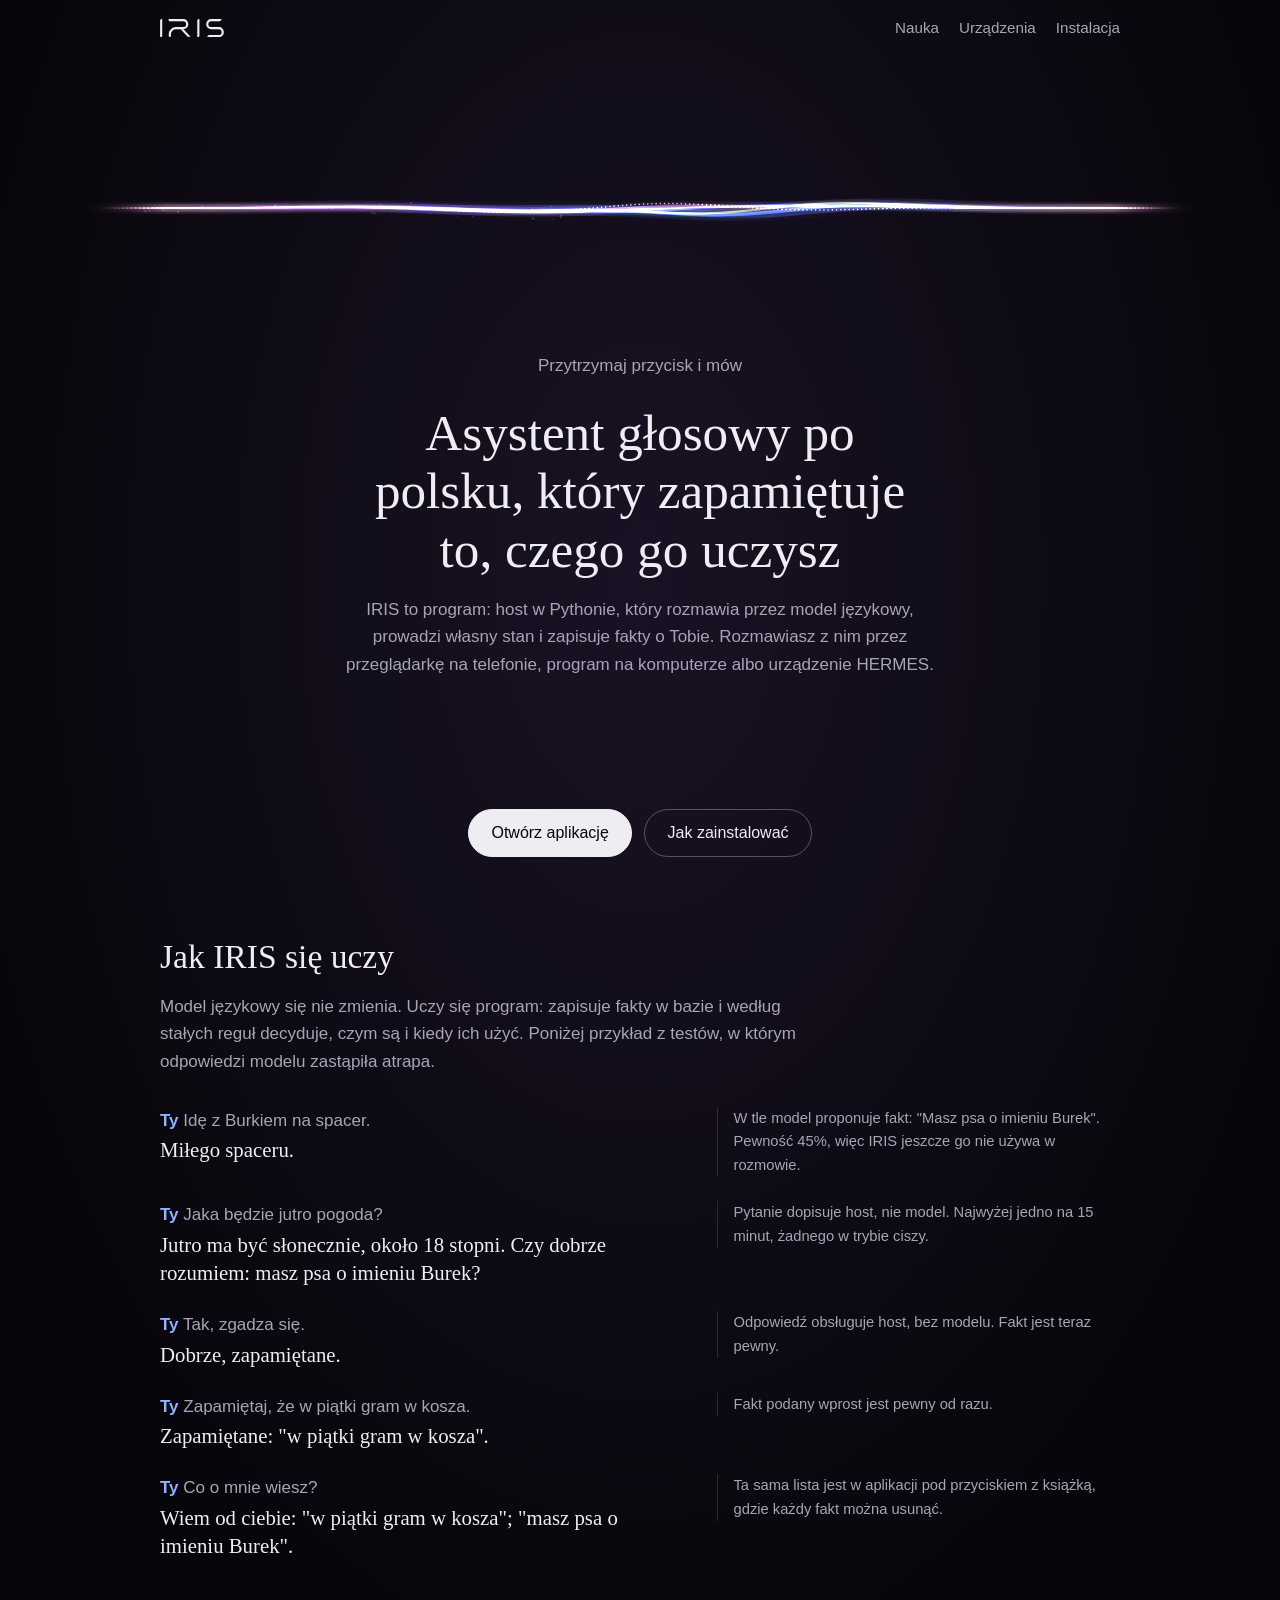
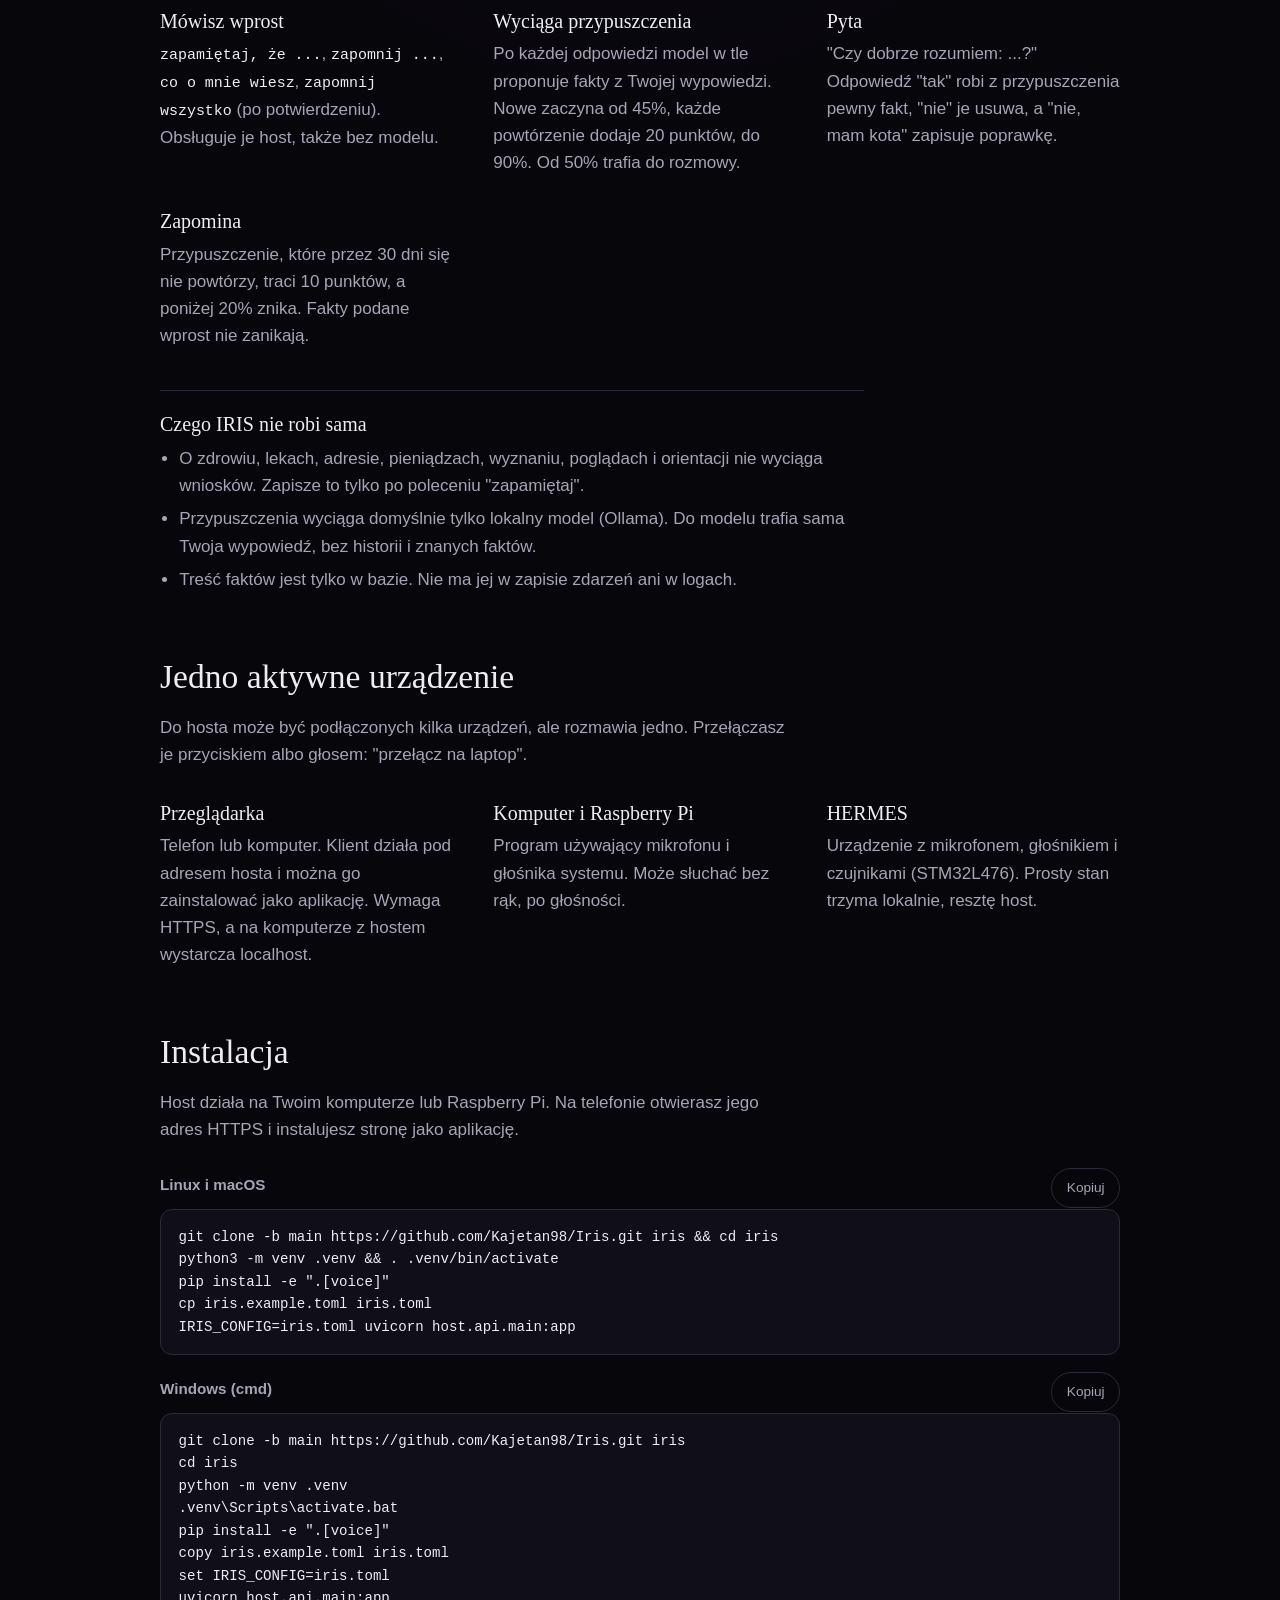
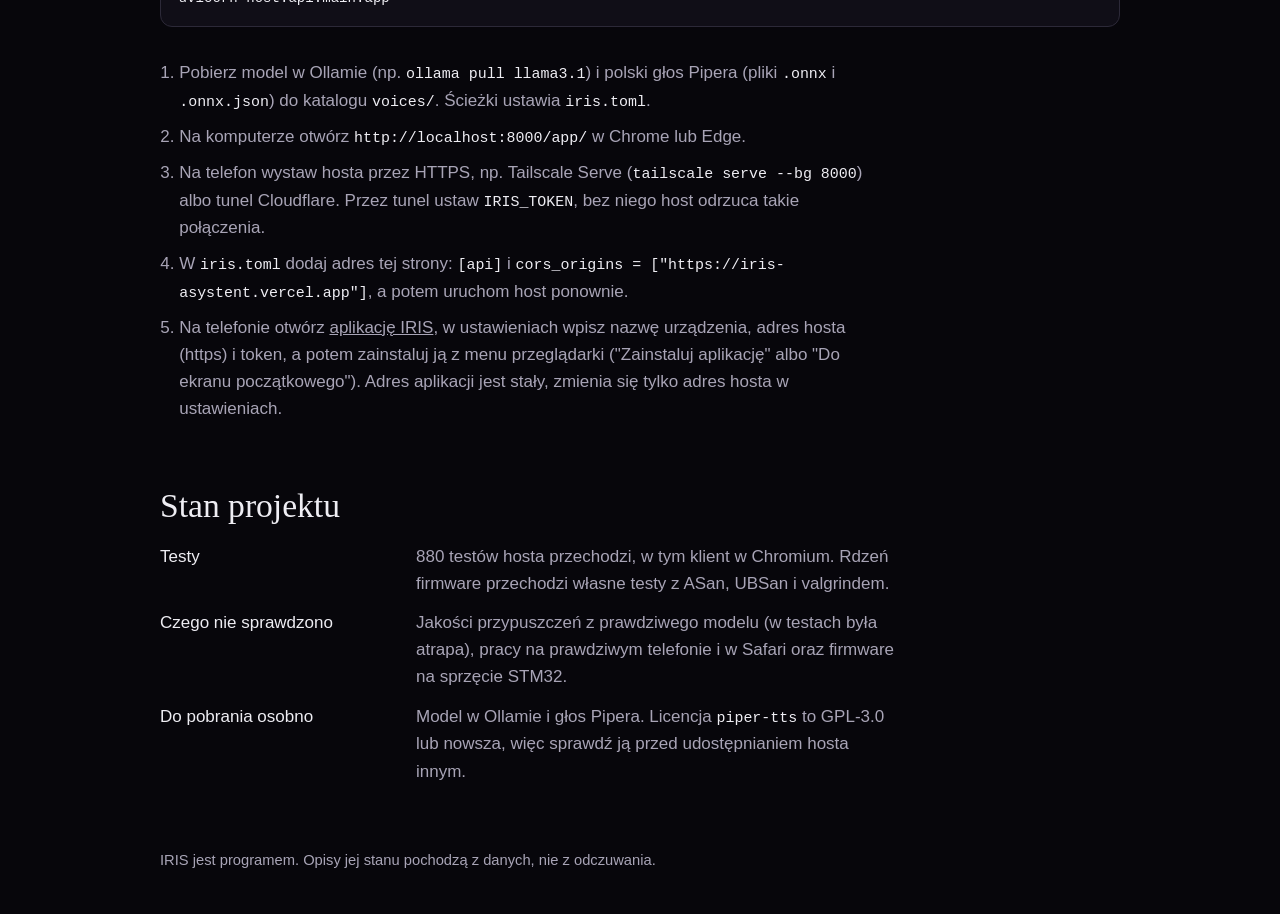
<file: docs/site/index.html>
<!doctype html>
<html lang="pl">
<head>
<meta charset="utf-8">
<meta name="viewport" content="width=device-width, initial-scale=1, viewport-fit=cover">
<meta name="theme-color" content="#07060b">
<meta name="description" content="IRIS: asystent głosowy po polsku, który zapamiętuje fakty o użytkowniku. Host w Pythonie, klient w przeglądarce, uczenie się z rozmów.">
<link rel="icon" href="data:image/svg+xml,%3Csvg xmlns='http://www.w3.org/2000/svg' viewBox='0 0 64 64'%3E%3Crect width='64' height='64' rx='14' fill='%2307060b'/%3E%3Cpath d='M6 32c10 0 12-16 20-16s8 32 16 32 6-16 16-16' fill='none' stroke='%238fb3ff' stroke-width='4' stroke-linecap='round'/%3E%3C/svg%3E">
<title>IRIS</title>
<style>
/* Układ: jedna kolumna czytania pod falą na całą szerokość; przykładowa rozmowa z adnotacjami z boku. */
:root {
  --bg: #07060b;
  --haze: #1a1224;
  --surface: #100e17;
  --ink: #eeedf3;
  --ink-2: #a8a4b6;
  --line: #2c2938;
  --you: #8fb3ff;
  --focus: #9db8ff;
  --voice: linear-gradient(100deg, #2f62e6, #6a45dc 55%, #a8408a);
  --speech: "Iowan Old Style", "Palatino Linotype", Palatino, "Book Antiqua", Georgia, serif;
  --ui: "Avenir Next", "Segoe UI", Roboto, "Helvetica Neue", Arial, sans-serif;
  --mono: ui-monospace, "SF Mono", Menlo, Consolas, monospace;
  --gutter-l: max(16px, env(safe-area-inset-left, 0px));
  --gutter-r: max(16px, env(safe-area-inset-right, 0px));
  color-scheme: dark;
}
* { box-sizing: border-box; }
html { background: var(--bg); scroll-behavior: smooth; padding-block: env(safe-area-inset-top, 0px) env(safe-area-inset-bottom, 0px); }
body {
  margin: 0;
  background: radial-gradient(ellipse 80% 40% at 50% 14%, var(--haze), transparent 70%) var(--bg);
  color: var(--ink);
  font: 1.0625rem / 1.6 var(--ui);
}
a { color: inherit; }
:focus-visible { outline: 3px solid var(--focus); outline-offset: 3px; }
.wrap {
  width: 100%;
  max-width: 62rem;
  margin: 0 auto;
  padding-left: var(--gutter-l);
  padding-right: var(--gutter-r);
}
header.bar { display: flex; align-items: center; gap: 1rem; padding-block: 1rem 0.5rem; }
.logo { flex: none; display: block; height: 1.15rem; width: auto; color: var(--ink); }
.bar nav { margin-left: auto; display: flex; gap: 1.25rem; font-size: 0.95rem; color: var(--ink-2); }
.bar nav a { text-decoration: none; }
.bar nav a:hover { color: var(--ink); }

/* --- hero --- */
.hero { padding-block: 0.5rem 1rem; }
.wave { display: block; width: 100%; height: clamp(11rem, 34vw, 19rem); }
.state { margin: -0.5rem 0 0; min-height: 1.6em; text-align: center; color: var(--ink-2); }
.hero-text { max-width: 46rem; margin-top: 1.5rem; text-align: center; }
.hero-text h1 {
  margin: 0;
  font: 400 clamp(1.9rem, 1.2rem + 3.2vw, 3.2rem) / 1.15 var(--speech);
  text-wrap: balance;
}
.hero-text p { margin: 1rem auto 0; max-width: 38rem; color: var(--ink-2); text-wrap: pretty; }
.live { margin: 1.5rem auto 0; min-height: 5.2rem; max-width: 34rem; text-align: left; }
.live .heard { margin: 0; color: var(--ink-2); font-size: 0.95rem; }
.live .who { font-weight: 600; color: var(--you); }
.live .reply { margin: 0.2rem 0 0; font: 1.35rem / 1.35 var(--speech); }
.word { transition: opacity 180ms ease-out; }
.word.pending { opacity: 0.2; }
.actions { display: flex; flex-wrap: wrap; justify-content: center; gap: 0.75rem; margin-top: 1.5rem; }
.btn {
  display: inline-flex;
  align-items: center;
  min-height: 3rem;
  padding: 0.5rem 1.4rem;
  border: 1.5px solid rgb(255 255 255 / 0.28);
  border-radius: 999px;
  text-decoration: none;
  font-size: 1rem;
}
.btn.primary { background: var(--ink); border-color: var(--ink); color: var(--bg); }
.btn:hover { border-color: rgb(255 255 255 / 0.6); }

/* --- sekcje --- */
section.block { padding-block: 4rem 0; }
section.block h2 { margin: 0 0 1rem; font: 400 clamp(1.5rem, 1.1rem + 1.6vw, 2.1rem) / 1.2 var(--speech); text-wrap: balance; }
.lead { max-width: 40rem; margin: 0 0 2rem; color: var(--ink-2); text-wrap: pretty; }

.chat { display: grid; gap: 1.5rem; margin: 0; padding: 0; list-style: none; }
.turn { display: grid; grid-template-columns: minmax(0, 1.3fr) minmax(0, 1fr); gap: 1rem 2rem; align-items: start; }
.turn .said { min-width: 0; }
.turn .heard { margin: 0; color: var(--ink-2); }
.turn .who { font-weight: 600; color: var(--you); }
.turn .reply { margin: 0.15rem 0 0; font: 1.3rem / 1.35 var(--speech); }
.turn .note { margin: 0; padding-left: 1rem; border-left: 1px solid var(--line); color: var(--ink-2); font-size: 0.92rem; min-width: 0; }
.chat-foot { margin: 1.25rem 0 0; color: var(--ink-2); font-size: 0.92rem; }

.grid { display: grid; grid-template-columns: repeat(auto-fit, minmax(15rem, 1fr)); gap: 2rem 2.5rem; margin: 0; padding: 0; list-style: none; }
.grid h3 { margin: 0 0 0.4rem; font: 400 1.25rem / 1.3 var(--speech); }
.grid p { margin: 0; color: var(--ink-2); }
.cmd { font-family: var(--mono); font-size: 0.88em; color: var(--ink); overflow-wrap: anywhere; }

.privacy { margin-top: 2.5rem; padding-block: 1.25rem 0; border-top: 1px solid var(--line); max-width: 44rem; }
.privacy h3 { margin: 0 0 0.5rem; font: 400 1.25rem / 1.3 var(--speech); }
.privacy ul { margin: 0; padding-left: 1.2rem; color: var(--ink-2); }
.privacy li + li { margin-top: 0.4rem; }

.code { position: relative; margin: 0 0 1.5rem; }
.code h3 { margin: 0 0 0.5rem; min-height: 1.6rem; font: 600 0.95rem / 1.3 var(--ui); color: var(--ink-2); }
.code pre {
  margin: 0;
  padding: 1rem 1rem 1rem 1.1rem;
  overflow-x: auto;
  background: var(--surface);
  border: 1px solid var(--line);
  border-radius: 0.75rem;
  font: 0.88rem / 1.6 var(--mono);
  tab-size: 2;
}
.copy {
  position: absolute;
  top: -0.45rem;
  right: 0;
  min-height: 2.5rem;
  padding: 0.25rem 0.9rem;
  border: 1px solid var(--line);
  border-radius: 999px;
  background: var(--bg);
  color: var(--ink-2);
  font: inherit;
  font-size: 0.85rem;
  cursor: pointer;
}
.copy:hover { color: var(--ink); }
.steps { max-width: 44rem; margin: 2rem 0 0; padding-left: 1.2rem; color: var(--ink-2); }
.steps li + li { margin-top: 0.5rem; }

.status dl { display: grid; grid-template-columns: minmax(0, 14rem) minmax(0, 1fr); gap: 0.75rem 2rem; margin: 0; max-width: 46rem; }
.status dt { color: var(--ink); }
.status dd { margin: 0; color: var(--ink-2); }
footer { padding-block: 4rem 3rem; color: var(--ink-2); font-size: 0.92rem; }
footer .wrap { display: flex; flex-wrap: wrap; gap: 0.75rem 2rem; align-items: center; justify-content: space-between; }

@media (max-width: 40rem) {
  .turn { grid-template-columns: minmax(0, 1fr); gap: 0.5rem; }
  .status dl { grid-template-columns: minmax(0, 1fr); gap: 0.15rem; }
  .status dd { margin-bottom: 0.9rem; }
  .bar nav { gap: 0.9rem; }
  .live .reply { font-size: 1.2rem; }
}
@media (prefers-reduced-motion: reduce) {
  html { scroll-behavior: auto; }
  .word { transition: none; }
}
</style>
</head>
<body>
<header class="bar wrap">
  <svg class="logo" viewBox="204 423 616 177" role="img" aria-label="IRIS"><g fill="currentColor" stroke="currentColor" stroke-width="1" stroke-linejoin="round"><path d="M225 424V583A16 16 0 0 1 209 599H205V440A16 16 0 0 1 221 424Z"/><path d="M286 424H427.5A48.5 48.5 0 0 1 427.5 521H357A48 48 0 0 0 309 569V594H289V569A68 68 0 0 1 357 501H427.5A28.5 28.5 0 0 0 427.5 444H291Z"/><path d="M403 521H430L498 594H471Z"/><path d="M583 424V583A16 16 0 0 1 567 599H563V440A16 16 0 0 1 579 424Z"/><path d="M796 424A20 20 0 0 1 776 444H697.5A28.5 28.5 0 0 0 697.5 501H769.5A48.5 48.5 0 0 1 769.5 598H660A20 20 0 0 1 680 578H769.5A28.5 28.5 0 0 0 769.5 521H697.5A48.5 48.5 0 0 1 697.5 424Z"/></g></svg>
  <nav aria-label="Sekcje">
    <a href="#nauka">Nauka</a>
    <a href="#urzadzenia">Urządzenia</a>
    <a href="#instalacja">Instalacja</a>
  </nav>
</header>

<main>
  <div class="hero">
    <canvas id="wave" class="wave" aria-hidden="true"></canvas>
    <p id="state" class="state" role="status" aria-live="polite">Przytrzymaj przycisk i mów</p>
    <div class="wrap hero-text">
      <h1>Asystent głosowy po polsku, który zapamiętuje to, czego go uczysz</h1>
      <p>IRIS to program: host w Pythonie, który rozmawia przez model językowy, prowadzi własny stan i zapisuje fakty o Tobie. Rozmawiasz z nim przez przeglądarkę na telefonie, program na komputerze albo urządzenie HERMES.</p>
      <div class="live" aria-label="Przykład rozmowy" aria-live="polite">
        <p class="heard" id="heard"></p>
        <p class="reply" id="reply"></p>
      </div>
      <div class="actions">
        <a class="btn primary" href="app/">Otwórz aplikację</a>
        <a class="btn" href="#instalacja">Jak zainstalować</a>
              </div>
    </div>
  </div>

  <section class="block wrap" id="nauka">
    <h2>Jak IRIS się uczy</h2>
    <p class="lead">Model językowy się nie zmienia. Uczy się program: zapisuje fakty w bazie i według stałych reguł decyduje, czym są i kiedy ich użyć. Poniżej przykład z testów, w którym odpowiedzi modelu zastąpiła atrapa.</p>
    <ol class="chat">
      <li class="turn">
        <div class="said"><p class="heard"><span class="who">Ty</span> Idę z Burkiem na spacer.</p><p class="reply">Miłego spaceru.</p></div>
        <p class="note">W tle model proponuje fakt: "Masz psa o imieniu Burek". Pewność 45%, więc IRIS jeszcze go nie używa w rozmowie.</p>
      </li>
      <li class="turn">
        <div class="said"><p class="heard"><span class="who">Ty</span> Jaka będzie jutro pogoda?</p><p class="reply">Jutro ma być słonecznie, około 18 stopni. Czy dobrze rozumiem: masz psa o imieniu Burek?</p></div>
        <p class="note">Pytanie dopisuje host, nie model. Najwyżej jedno na 15 minut, żadnego w trybie ciszy.</p>
      </li>
      <li class="turn">
        <div class="said"><p class="heard"><span class="who">Ty</span> Tak, zgadza się.</p><p class="reply">Dobrze, zapamiętane.</p></div>
        <p class="note">Odpowiedź obsługuje host, bez modelu. Fakt jest teraz pewny.</p>
      </li>
      <li class="turn">
        <div class="said"><p class="heard"><span class="who">Ty</span> Zapamiętaj, że w piątki gram w kosza.</p><p class="reply">Zapamiętane: "w piątki gram w kosza".</p></div>
        <p class="note">Fakt podany wprost jest pewny od razu.</p>
      </li>
      <li class="turn">
        <div class="said"><p class="heard"><span class="who">Ty</span> Co o mnie wiesz?</p><p class="reply">Wiem od ciebie: "w piątki gram w kosza"; "masz psa o imieniu Burek".</p></div>
        <p class="note">Ta sama lista jest w aplikacji pod przyciskiem z książką, gdzie każdy fakt można usunąć.</p>
      </li>
    </ol>

    <ul class="grid" style="margin-top: 3rem">
      <li><h3>Mówisz wprost</h3><p><span class="cmd">zapamiętaj, że ...</span>, <span class="cmd">zapomnij ...</span>, <span class="cmd">co o mnie wiesz</span>, <span class="cmd">zapomnij wszystko</span> (po potwierdzeniu). Obsługuje je host, także bez modelu.</p></li>
      <li><h3>Wyciąga przypuszczenia</h3><p>Po każdej odpowiedzi model w tle proponuje fakty z Twojej wypowiedzi. Nowe zaczyna od 45%, każde powtórzenie dodaje 20 punktów, do 90%. Od 50% trafia do rozmowy.</p></li>
      <li><h3>Pyta</h3><p>"Czy dobrze rozumiem: ...?" Odpowiedź "tak" robi z przypuszczenia pewny fakt, "nie" je usuwa, a "nie, mam kota" zapisuje poprawkę.</p></li>
      <li><h3>Zapomina</h3><p>Przypuszczenie, które przez 30 dni się nie powtórzy, traci 10 punktów, a poniżej 20% znika. Fakty podane wprost nie zanikają.</p></li>
    </ul>

    <div class="privacy">
      <h3>Czego IRIS nie robi sama</h3>
      <ul>
        <li>O zdrowiu, lekach, adresie, pieniądzach, wyznaniu, poglądach i orientacji nie wyciąga wniosków. Zapisze to tylko po poleceniu "zapamiętaj".</li>
        <li>Przypuszczenia wyciąga domyślnie tylko lokalny model (Ollama). Do modelu trafia sama Twoja wypowiedź, bez historii i znanych faktów.</li>
        <li>Treść faktów jest tylko w bazie. Nie ma jej w zapisie zdarzeń ani w logach.</li>
      </ul>
    </div>
  </section>

  <section class="block wrap" id="urzadzenia">
    <h2>Jedno aktywne urządzenie</h2>
    <p class="lead">Do hosta może być podłączonych kilka urządzeń, ale rozmawia jedno. Przełączasz je przyciskiem albo głosem: "przełącz na laptop".</p>
    <ul class="grid">
      <li><h3>Przeglądarka</h3><p>Telefon lub komputer. Klient działa pod adresem hosta i można go zainstalować jako aplikację. Wymaga HTTPS, a na komputerze z hostem wystarcza localhost.</p></li>
      <li><h3>Komputer i Raspberry Pi</h3><p>Program używający mikrofonu i głośnika systemu. Może słuchać bez rąk, po głośności.</p></li>
      <li><h3>HERMES</h3><p>Urządzenie z mikrofonem, głośnikiem i czujnikami (STM32L476). Prosty stan trzyma lokalnie, resztę host.</p></li>
    </ul>
  </section>

  <section class="block wrap" id="instalacja">
    <h2>Instalacja</h2>
    <p class="lead">Host działa na Twoim komputerze lub Raspberry Pi. Na telefonie otwierasz jego adres HTTPS i instalujesz stronę jako aplikację.</p>
    <div class="code">
      <h3>Linux i macOS</h3>
      <pre id="code-unix">git clone -b main https://github.com/Kajetan98/Iris.git iris &amp;&amp; cd iris
python3 -m venv .venv &amp;&amp; . .venv/bin/activate
pip install -e ".[voice]"
cp iris.example.toml iris.toml
IRIS_CONFIG=iris.toml uvicorn host.api.main:app</pre>
      <button class="copy" type="button" data-target="code-unix">Kopiuj</button>
    </div>
    <div class="code">
      <h3>Windows (cmd)</h3>
      <pre id="code-win">git clone -b main https://github.com/Kajetan98/Iris.git iris
cd iris
python -m venv .venv
.venv\Scripts\activate.bat
pip install -e ".[voice]"
copy iris.example.toml iris.toml
set IRIS_CONFIG=iris.toml
uvicorn host.api.main:app</pre>
      <button class="copy" type="button" data-target="code-win">Kopiuj</button>
    </div>
    <ol class="steps">
      <li>Pobierz model w Ollamie (np. <span class="cmd">ollama pull llama3.1</span>) i polski głos Pipera (pliki <span class="cmd">.onnx</span> i <span class="cmd">.onnx.json</span>) do katalogu <span class="cmd">voices/</span>. Ścieżki ustawia <span class="cmd">iris.toml</span>.</li>
      <li>Na komputerze otwórz <span class="cmd">http://localhost:8000/app/</span> w Chrome lub Edge.</li>
      <li>Na telefon wystaw hosta przez HTTPS, np. Tailscale Serve (<span class="cmd">tailscale serve --bg 8000</span>) albo tunel Cloudflare. Przez tunel ustaw <span class="cmd">IRIS_TOKEN</span>, bez niego host odrzuca takie połączenia.</li>
      <li>W <span class="cmd">iris.toml</span> dodaj adres tej strony: <span class="cmd">[api]</span> i <span class="cmd">cors_origins = ["https://iris-asystent.vercel.app"]</span>, a potem uruchom host ponownie.</li>
      <li>Na telefonie otwórz <a href="app/">aplikację IRIS</a>, w ustawieniach wpisz nazwę urządzenia, adres hosta (https) i token, a potem zainstaluj ją z menu przeglądarki ("Zainstaluj aplikację" albo "Do ekranu początkowego"). Adres aplikacji jest stały, zmienia się tylko adres hosta w ustawieniach.</li>
    </ol>
  </section>

  <section class="block wrap status" id="stan">
    <h2>Stan projektu</h2>
    <dl>
      <dt>Testy</dt><dd>880 testów hosta przechodzi, w tym klient w Chromium. Rdzeń firmware przechodzi własne testy z ASan, UBSan i valgrindem.</dd>
      <dt>Czego nie sprawdzono</dt><dd>Jakości przypuszczeń z prawdziwego modelu (w testach była atrapa), pracy na prawdziwym telefonie i w Safari oraz firmware na sprzęcie STM32.</dd>
      <dt>Do pobrania osobno</dt><dd>Model w Ollamie i głos Pipera. Licencja <span class="cmd">piper-tts</span> to GPL-3.0 lub nowsza, więc sprawdź ją przed udostępnianiem hosta innym.</dd>
    </dl>
  </section>
</main>

<footer>
  <div class="wrap">
    <span>IRIS jest programem. Opisy jej stanu pochodzą z danych, nie z odczuwania.</span>
  </div>
</footer>

<script>
// Głos IRIS jako świecąca fala na canvas. Amplituda z poziomu dźwięku: głos IRIS, gdy mówi,
// mikrofon, gdy słucha. Kilka pasm o różnych fazach, zwężonych na końcach; kolory się sumują.

const TAU = Math.PI * 2;
const SAMPLES = 120;
const SPAN = 0.88; // część szerokości zajęta przez falę
const MAX_DPR = 1.5; // miękkie, świecące linie nie potrzebują pełnej rozdzielczości ekranu
const SLOW_FRAME_MS = 32; // bez dźwięku wystarczy ok. 30 klatek na sekundę

// Cel dla stanu: amp (wysokość bez dźwięku, 0-1), gain (wpływ poziomu dźwięku), speed (tempo
// ruchu), spread (rozejście pasm; 0 to jedna linia), warm (0: chłodne kolory słuchania, 1: pełna
// paleta mowy IRIS), light (jasność).
const STATES = {
  offline: { amp: 0, gain: 0, speed: 0, spread: 0.05, warm: 0.3, light: 0.3 },
  connecting: { amp: 0.04, gain: 0, speed: 0.5, spread: 0.3, warm: 0.3, light: 0.45 },
  inactive: { amp: 0.03, gain: 0, speed: 0.25, spread: 0.25, warm: 0.4, light: 0.4 },
  idle: { amp: 0.09, gain: 0, speed: 0.35, spread: 0.55, warm: 0.65, light: 0.8 },
  listening: { amp: 0.1, gain: 0.8, speed: 0.8, spread: 0.6, warm: 0, light: 1 },
  thinking: { amp: 0.16, gain: 0, speed: 1.7, spread: 0.85, warm: 0.6, light: 0.9 },
  speaking: { amp: 0.26, gain: 0.8, speed: 1.15, spread: 1, warm: 1, light: 1 },
};
// Bez ruchu: stała wysokość dla stanu, bez śledzenia dźwięku.
const STILL_AMP = { listening: 0.45, thinking: 0.3, speaking: 0.7 };

// Pasma: w (grubość w px CSS), a (jasność), k (dwie częstotliwości wzdłuż fali), p (fazy),
// s (prędkości), amp (udział w wysokości), warm/cool (kolory od lewej do prawej), dots (kropki).
const STRANDS = [
  { w: 7, a: 0.28, k: [1.7, 3.2], p: [0.4, 2.0], s: [0.7, 0.5], amp: 0.75,
    warm: ["#ff8a5c", "#c45cff", "#5b6cff", "#8b5cf6", "#ff7a9a"], cool: ["#4f7dff", "#3d6bff", "#5b8cff", "#4f7dff", "#7aa8ff"] },
  { w: 3.4, a: 0.95, k: [1.9, 3.6], p: [0.2, 1.4], s: [1.0, 0.6], amp: 1,
    warm: ["#ff9466", "#7c5cff", "#3d7bff", "#5b7cff", "#ff7a8a"], cool: ["#6aa8ff", "#4f7dff", "#3d7bff", "#5b8cff", "#8fbaff"] },
  { w: 2.4, a: 0.85, k: [2.2, 3.1], p: [1.1, 0.3], s: [0.8, 0.9], amp: 0.6,
    warm: ["#ff7ab0", "#a855f7", "#6d5dfc", "#3b82f6", "#c084fc"], cool: ["#7f9cff", "#6d8bff", "#4f7dff", "#3b82f6", "#9db8ff"] },
  { w: 2.2, a: 0.85, k: [1.6, 4.1], p: [2.3, 0.9], s: [0.9, 0.7], amp: 1.1,
    warm: ["#c05cff", "#8b5cf6", "#ffd84a", "#ffb347", "#ff6fa0"], cool: ["#9db8ff", "#6d8bff", "#bcd2ff", "#8fb3ff", "#7aa8ff"] },
  { w: 1.5, a: 0.9, k: [2.0, 2.8], p: [0.8, 2.6], s: [1.1, 0.8], amp: 0.5,
    warm: ["#ffd6c2", "#ffffff", "#f3e8ff", "#ffffff", "#ffd1dc"], cool: ["#dbe7ff", "#ffffff", "#eef3ff", "#ffffff", "#dbe7ff"] },
  { w: 1.6, a: 0.95, k: [2.4, 3.4], p: [1.7, 1.2], s: [0.7, 1.0], amp: 1.15, dots: true,
    warm: ["#ffe4d6", "#ffffff", "#ffffff", "#ffffff", "#ffd1dc"], cool: ["#e3edff", "#ffffff", "#ffffff", "#ffffff", "#e3edff"] },
  { w: 2.8, a: 0.7, k: [1.8, 3.8], p: [2.9, 0.1], s: [0.6, 1.1], amp: 0.85,
    warm: ["#fb7185", "#ff8a5c", "#f472b6", "#ff8a5c", "#fb923c"], cool: ["#5b8cff", "#7aa8ff", "#6d8bff", "#7aa8ff", "#5b8cff"] },
];

const STOPS = [0.08, 0.3, 0.52, 0.72, 0.92];

function clamp(x, lo, hi) {
  return Math.min(hi, Math.max(lo, x));
}

function rgb(hex) {
  const n = parseInt(hex.slice(1), 16);
  return [(n >> 16) & 255, (n >> 8) & 255, n & 255];
}

for (const s of STRANDS) {
  s.warmRgb = s.warm.map(rgb);
  s.coolRgb = s.cool.map(rgb);
}

// Obwiednia: zero na końcach, największa wysokość trochę na prawo od środka (jak w nagraniu mowy).
function envelope(u) {
  const taper = Math.pow(Math.sin(Math.PI * u), 2.4);
  const focus = Math.exp(-(((u - 0.56) / 0.21) ** 2));
  return taper * (0.28 + 0.72 * focus);
}

class Wave {
  constructor(canvas, { level = () => 0, reducedMotion = false } = {}) {
    this.canvas = canvas;
    this.ctx = canvas.getContext("2d");
    this.level = level;
    this.reducedMotion = reducedMotion;
    this.state = "offline";
    this.now = { ...STATES.offline };
    this.smoothLevel = 0;
    this.phase = 1.3; // czas fali (rośnie z tempem stanu)
    this.time = 0;
    this.frame = null;
    this.running = false;
    this.settled = false;
    this.last = 0;
    this.gradients = new Map(); // pasmo -> {key, gradient}
    this.u = Float64Array.from({ length: SAMPLES }, (_, i) => i / (SAMPLES - 1));
    this.env = this.u.map(envelope);
    this.thin = this.u.map((u) => Math.pow(Math.sin(Math.PI * u), 0.9)); // zwężenie grubości
    this.ys = new Float64Array(SAMPLES);
    // Iskry wokół lewego końca, jak rozproszone światło w paśmie.
    let seed = 7;
    const rand = () => ((seed = (seed * 16807) % 2147483647) / 2147483647);
    this.sparks = Array.from({ length: 46 }, () => ({ u: 0.06 + 0.42 * rand() ** 1.6, dy: rand() * 2 - 1, f: 0.6 + rand() * 2.2, ph: rand() * TAU }));
    new ResizeObserver(() => this.resize()).observe(canvas);
    this.resize();
  }

  resize() {
    const dpr = Math.min(MAX_DPR, window.devicePixelRatio || 1);
    const w = Math.round(this.canvas.clientWidth * dpr);
    const h = Math.round(this.canvas.clientHeight * dpr);
    if (w > 0 && h > 0 && (this.canvas.width !== w || this.canvas.height !== h)) {
      this.canvas.width = w;
      this.canvas.height = h;
    }
    this.dpr = dpr;
    this.request();
  }

  setState(state) {
    this.state = STATES[state] ? state : "idle";
    this.request();
  }

  target() {
    const t = STATES[this.state];
    if (this.reducedMotion) return { ...t, amp: STILL_AMP[this.state] ?? t.amp, gain: 0, speed: 0 };
    return t;
  }

  // Pętla działa tylko, gdy coś się rusza (oszczędza baterię telefonu).
  request() {
    if (this.frame !== null) return;
    if (!this.running) {
      this.running = true;
      this.last = performance.now();
    }
    this.frame = requestAnimationFrame((t) => this.step(t));
  }

  step(now) {
    this.frame = null;
    const t = this.target();
    // Bez śledzenia dźwięku i po zakończonym przejściu między stanami: co druga klatka.
    if (t.gain === 0 && this.settled && now - this.last < SLOW_FRAME_MS) {
      this.frame = requestAnimationFrame((n) => this.step(n));
      return;
    }
    const dt = Math.min(0.1, (now - this.last) / 1000);
    this.last = now;
    this.time += dt;
    const raw = t.gain > 0 ? clamp(this.level(), 0, 1) : 0;
    // Szybkie narastanie, wolniejsze opadanie: fala nadąża za sylabami, ale nie migocze.
    this.smoothLevel += (raw - this.smoothLevel) * (1 - Math.exp(-dt * (raw > this.smoothLevel ? 26 : 7)));
    const k = this.reducedMotion ? 1 : 1 - Math.exp(-dt * 5);
    let settled = true;
    for (const key of ["amp", "spread", "warm", "light", "speed"]) {
      this.now[key] += (t[key] - this.now[key]) * k;
      if (Math.abs(t[key] - this.now[key]) > 0.002) settled = false;
    }
    this.settled = settled;
    this.phase += dt * this.now.speed;
    this.draw();
    const moving = !this.reducedMotion && (t.speed > 0 || this.smoothLevel > 0.002);
    if (moving || !settled) this.request();
    else this.running = false;
  }

  // Gradient pasma od lewej do prawej; liczony od nowa tylko przy zmianie kolorów lub szerokości.
  gradient(n, strand, x0, span) {
    const key = `${Math.round(this.now.warm * 100)}:${x0}:${span}`;
    const cached = this.gradients.get(n);
    if (cached && cached.key === key) return cached.gradient;
    const warm = Math.round(this.now.warm * 100) / 100;
    const g = this.ctx.createLinearGradient(x0, 0, x0 + span, 0);
    g.addColorStop(0, "rgba(0,0,0,0)");
    STOPS.forEach((at, i) => {
      const w = strand.warmRgb[i];
      const c = strand.coolRgb[i];
      const mix = (j) => Math.round(c[j] + (w[j] - c[j]) * warm);
      g.addColorStop(at, `rgb(${mix(0)},${mix(1)},${mix(2)})`);
    });
    g.addColorStop(1, "rgba(0,0,0,0)");
    this.gradients.set(n, { key, gradient: g });
    return g;
  }

  draw() {
    const { ctx, canvas, dpr } = this;
    const W = canvas.width;
    const H = canvas.height;
    if (!W || !H) return;
    const s = this.now;
    const height = clamp(s.amp + this.target().gain * this.smoothLevel, 0, 1);
    const x0 = (W * (1 - SPAN)) / 2;
    const span = W * SPAN;
    const cy = H / 2;
    const A = H * 0.46 * height;
    ctx.clearRect(0, 0, W, H);
    ctx.globalCompositeOperation = "lighter";
    // poświata tła jest w CSS (.presence), żeby nie malować całego canvas w każdej klatce

    const base = STRANDS[1];
    STRANDS.forEach((strand, n) => {
      const color = this.gradient(n, strand, x0, span);
      for (let i = 0; i < SAMPLES; i++) {
        const u = this.u[i];
        const own = 0.62 * Math.sin(TAU * strand.k[0] * u + strand.p[0] + strand.s[0] * this.phase) +
          0.38 * Math.sin(TAU * strand.k[1] * u + strand.p[1] - strand.s[1] * this.phase);
        const common = 0.62 * Math.sin(TAU * base.k[0] * u + base.p[0] + base.s[0] * this.phase) +
          0.38 * Math.sin(TAU * base.k[1] * u + base.p[1] - base.s[1] * this.phase);
        const scale = 1 + (strand.amp - 1) * s.spread;
        this.ys[i] = cy + A * this.env[i] * scale * (common + (own - common) * s.spread);
      }
      const alpha = strand.a * s.light; // przez globalAlpha, gradient zostaje w pamięci
      const line = () => {
        ctx.beginPath();
        for (let i = 0; i < SAMPLES; i++) {
          const x = x0 + this.u[i] * span;
          if (i) ctx.lineTo(x, this.ys[i]);
          else ctx.moveTo(x, this.ys[i]);
        }
      };
      ctx.lineCap = "round";
      ctx.lineJoin = "round";
      if (strand.dots) {
        line();
        ctx.setLineDash([0.001, 4.2 * dpr]);
        ctx.lineWidth = strand.w * dpr;
        ctx.strokeStyle = color;
        ctx.globalAlpha = alpha;
        ctx.stroke();
        ctx.setLineDash([]);
        return;
      }
      // poświata: jedno szerokie, słabe pociągnięcie pod rdzeniem
      line();
      ctx.lineWidth = Math.min(strand.w * 3.4, 14) * dpr;
      ctx.strokeStyle = color;
      ctx.globalAlpha = alpha * 0.16;
      ctx.stroke();
      // rdzeń: wstęga zwężona na końcach
      ctx.beginPath();
      for (let i = 0; i < SAMPLES; i++) {
        const x = x0 + this.u[i] * span;
        const half = (strand.w * dpr * this.thin[i]) / 2;
        if (i) ctx.lineTo(x, this.ys[i] - half);
        else ctx.moveTo(x, this.ys[i] - half);
      }
      for (let i = SAMPLES - 1; i >= 0; i--) {
        ctx.lineTo(x0 + this.u[i] * span, this.ys[i] + (strand.w * dpr * this.thin[i]) / 2);
      }
      ctx.closePath();
      ctx.fillStyle = color;
      ctx.globalAlpha = alpha;
      ctx.fill();
    });
    ctx.globalAlpha = 1;

    // iskry przy lewym końcu, migoczą tylko w ruchu
    for (const p of this.sparks) {
      const i = Math.round(p.u * (SAMPLES - 1));
      const flicker = this.reducedMotion ? 0.6 : 0.5 + 0.5 * Math.sin(this.time * TAU * p.f * 0.5 + p.ph);
      const a = 0.55 * s.light * flicker * (0.3 + 0.7 * s.spread);
      if (a < 0.02) continue;
      const x = x0 + p.u * span;
      const y = this.ys[i] + p.dy * (2 + 6 * this.thin[i]) * dpr * (0.4 + s.spread);
      ctx.fillStyle = `rgba(255,${190 + Math.round(50 * (1 - s.warm))},${220},${a})`;
      ctx.fillRect(x, y, 1.4 * dpr, 1.4 * dpr);
    }
    ctx.globalCompositeOperation = "source-over";
  }
}


const $ = (id) => document.getElementById(id);
const reducedMotion = window.matchMedia("(prefers-reduced-motion: reduce)").matches;
const STATE_TEXT = { idle: "Przytrzymaj przycisk i mów", listening: "Słucham", thinking: "Przygotowuję odpowiedź", speaking: "Mówię" };
const SCENES = [
  { heard: "Idę z Burkiem na spacer.", reply: "Miłego spaceru." },
  { heard: "Zapamiętaj, że w piątki gram w kosza.", reply: "Zapamiętane: \"w piątki gram w kosza\"." },
  { heard: "Co o mnie wiesz?", reply: "Wiem od ciebie: \"w piątki gram w kosza\"; \"masz psa o imieniu Burek\"." },
];
let ui = "idle";
let level = 0;
let started = performance.now();
const wave = new Wave($("wave"), { level: () => level, reducedMotion });

function setUi(next) {
  ui = next;
  started = performance.now();
  $("state").textContent = STATE_TEXT[next];
  wave.setState(next);
}

// Poziom dźwięku dla fali: przy słuchaniu oddech mowy, przy mówieniu impulsy sylab.
(function tick(t) {
  const s = (t - started) / 1000;
  if (ui === "listening") level = 0.25 + 0.35 * Math.abs(Math.sin(s * 7.5)) * (0.6 + 0.4 * Math.sin(s * 1.7));
  else if (ui === "speaking") level = Math.min(1, 0.22 + 0.2 * Math.abs(Math.sin(s * 9.5)) + 0.18 * Math.abs(Math.sin(s * 3.1)));
  else level = 0;
  requestAnimationFrame(tick);
})(performance.now());

function words(el, text) {
  el.replaceChildren();
  const spans = [];
  for (const part of text.split(/(\s+)/)) {
    const span = document.createElement("span");
    span.textContent = part;
    if (part.trim()) { span.className = reducedMotion ? "word" : "word pending"; spans.push(span); }
    el.append(span);
  }
  return spans;
}

const wait = (ms) => new Promise((r) => setTimeout(r, ms));

async function loop() {
  for (let n = 0; ; n = (n + 1) % SCENES.length) {
    const scene = SCENES[n];
    setUi("idle");
    $("heard").textContent = "";
    $("reply").textContent = "";
    await wait(1800);
    setUi("listening");
    await wait(2200);
    const heard = $("heard");
    heard.replaceChildren();
    const who = document.createElement("span");
    who.className = "who";
    who.textContent = "Ty";
    heard.append(who, ` ${scene.heard}`);
    setUi("thinking");
    await wait(1300);
    setUi("speaking");
    const spans = words($("reply"), scene.reply);
    const step = Math.max(160, 3600 / spans.length);
    for (const span of spans) { span.classList.remove("pending"); await wait(step); }
    await wait(1200);
  }
}

if (reducedMotion) {
  const scene = SCENES[0];
  const who = document.createElement("span");
  who.className = "who";
  who.textContent = "Ty";
  $("heard").append(who, ` ${scene.heard}`);
  words($("reply"), scene.reply);
  setUi("speaking");
} else {
  loop();
}

for (const button of document.querySelectorAll(".copy")) {
  button.addEventListener("click", async () => {
    const pre = $(button.dataset.target);
    try {
      await navigator.clipboard.writeText(pre.textContent);
      button.textContent = "Skopiowano";
    } catch {
      const range = document.createRange();
      range.selectNodeContents(pre);
      const sel = window.getSelection();
      sel.removeAllRanges();
      sel.addRange(range);
      button.textContent = "Zaznaczono";
    }
    setTimeout(() => (button.textContent = "Kopiuj"), 2000);
  });
}
</script>
</body>
</html>
</file>
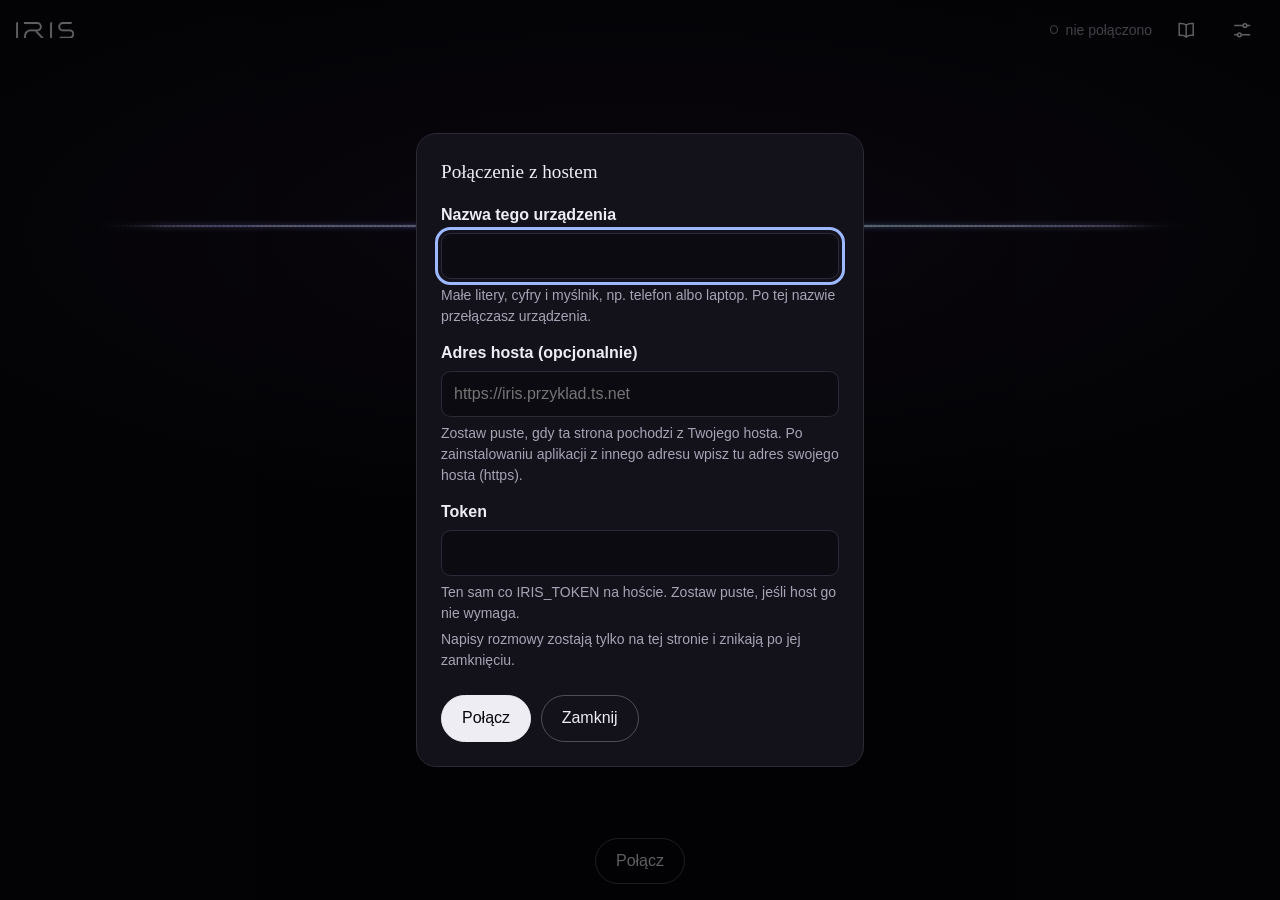
<file: host/api/static/index.html>
<!doctype html>
<html lang="pl">
<head>
  <meta charset="utf-8">
  <meta name="viewport" content="width=device-width, initial-scale=1, viewport-fit=cover">
  <meta name="theme-color" content="#07060b">
  <meta name="color-scheme" content="dark">
  <meta name="description" content="Rozmowa głosowa z IRIS przez mikrofon i głośnik tego urządzenia">
  <title>IRIS</title>
  <link rel="manifest" href="manifest.json">
  <link rel="icon" href="icon-192.png" type="image/png">
  <link rel="apple-touch-icon" href="apple-touch-icon.png">
  <link rel="stylesheet" href="style.css">
</head>
<body data-state="offline" data-link="down">
  <header class="bar">
    <svg class="wordmark" viewBox="204 423 616 177" role="img" aria-label="IRIS"><g fill="currentColor" stroke="currentColor" stroke-width="1" stroke-linejoin="round"><path d="M225 424V583A16 16 0 0 1 209 599H205V440A16 16 0 0 1 221 424Z"/><path d="M286 424H427.5A48.5 48.5 0 0 1 427.5 521H357A48 48 0 0 0 309 569V594H289V569A68 68 0 0 1 357 501H427.5A28.5 28.5 0 0 0 427.5 444H291Z"/><path d="M403 521H430L498 594H471Z"/><path d="M583 424V583A16 16 0 0 1 567 599H563V440A16 16 0 0 1 579 424Z"/><path d="M796 424A20 20 0 0 1 776 444H697.5A28.5 28.5 0 0 0 697.5 501H769.5A48.5 48.5 0 0 1 769.5 598H660A20 20 0 0 1 680 578H769.5A28.5 28.5 0 0 0 769.5 521H697.5A48.5 48.5 0 0 1 697.5 424Z"/></g></svg>
    <span class="link" id="status" title="Połączenie z hostem">nie połączono</span>
    <button class="icon-button" id="open-memory" type="button" aria-label="Pamięć IRIS">
      <svg viewBox="0 0 24 24" aria-hidden="true" focusable="false">
        <path d="M12 6.5C10.3 5 7.8 4.5 4.5 4.8v12.7c3.3-.3 5.8.2 7.5 1.7 1.7-1.5 4.2-2 7.5-1.7V4.8C16.2 4.5 13.7 5 12 6.5Z"/>
        <path d="M12 6.5v12.7"/>
      </svg>
    </button>
    <button class="icon-button" id="open-settings" type="button" aria-label="Ustawienia połączenia">
      <svg viewBox="0 0 24 24" aria-hidden="true" focusable="false">
        <path d="M4 7h9M17 7h3M4 17h3M11 17h9"/>
        <circle cx="15" cy="7" r="2"/>
        <circle cx="9" cy="17" r="2"/>
      </svg>
    </button>
  </header>

  <main class="stage">
    <section class="presence" aria-label="IRIS">
      <canvas id="wave" class="wave" aria-hidden="true"></canvas>
      <p id="state" class="state" role="status" aria-live="polite">Brak połączenia z hostem</p>
    </section>

    <section class="talk-log" aria-label="Rozmowa">
      <p id="hint" class="hint">Tu pojawi się zapis rozmowy. Zostaje tylko na tej stronie.</p>
      <ol id="turns" class="turns"></ol>
    </section>
  </main>

  <footer class="dock">
    <p id="notice" class="notice" role="alert"></p>
    <p id="unsupported" class="notice" hidden>
      Ta przeglądarka nie nagrywa ani nie odtwarza mowy (brak WebCodecs z Opus albo strona otwarta bez HTTPS).
      Użyj Chrome lub Edge przez HTTPS albo na localhost.
    </p>
    <button id="talk" class="talk" type="button" aria-pressed="false" disabled>
      <svg viewBox="0 0 24 24" aria-hidden="true" focusable="false">
        <rect x="9" y="3" width="6" height="11" rx="3"/>
        <path d="M5.5 11a6.5 6.5 0 0 0 13 0M12 17.5V21"/>
      </svg>
      <span id="talk-label">Przytrzymaj i mów</span>
    </button>
    <button id="activate" class="secondary" type="button" hidden>Używaj tego urządzenia</button>
    <button id="reconnect" class="secondary" type="button" hidden>Połącz</button>
  </footer>

  <dialog id="settings" class="sheet" aria-labelledby="settings-title">
    <form id="settings-form" method="dialog">
      <h2 id="settings-title">Połączenie z hostem</h2>
      <label for="device">Nazwa tego urządzenia</label>
      <input id="device" name="device" autocomplete="off" autocapitalize="none" spellcheck="false"
             pattern="[a-z0-9][a-z0-9\-]{0,31}" maxlength="32" required aria-describedby="device-help">
      <p id="device-help" class="help">Małe litery, cyfry i myślnik, np. telefon albo laptop. Po tej nazwie przełączasz urządzenia.</p>
      <label for="host">Adres hosta (opcjonalnie)</label>
      <input id="host" name="host" inputmode="url" autocomplete="off" autocapitalize="none" spellcheck="false"
             placeholder="https://iris.przyklad.ts.net" aria-describedby="host-help">
      <p id="host-help" class="help">Zostaw puste, gdy ta strona pochodzi z Twojego hosta. Po zainstalowaniu aplikacji z innego adresu wpisz tu adres swojego hosta (https).</p>
      <label for="token">Token</label>
      <input id="token" name="token" type="password" autocomplete="current-password" aria-describedby="token-help">
      <p id="token-help" class="help">Ten sam co IRIS_TOKEN na hoście. Zostaw puste, jeśli host go nie wymaga.</p>
      <p class="help">Napisy rozmowy zostają tylko na tej stronie i znikają po jej zamknięciu.</p>
      <div class="actions">
        <button id="connect" type="submit" value="connect">Połącz</button>
        <button id="disconnect" class="secondary" type="button" hidden>Rozłącz</button>
        <button id="close-settings" class="secondary" type="button">Zamknij</button>
      </div>
    </form>
  </dialog>

  <dialog id="memory" class="sheet" aria-labelledby="memory-title">
    <h2 id="memory-title">Pamięć IRIS</h2>
    <p class="help">IRIS pamięta pojęcia z rozmów. Pojęcie rośnie, gdy wraca w rozmowie, i słabnie, gdy nie wraca. Liczby i dane wrażliwe nie są zapisywane. Naucz ją czegoś, mówiąc: zapamiętaj, że ...</p>
    <p id="memory-status" class="help" role="status" aria-live="polite"></p>
    <ul id="concepts" class="facts"></ul>
    <p class="help"><a id="open-orb" href="memory.html">Pokaż pamięć jako kulę</a>: połączenia między pojęciami, zmiany na żywo i nauka zdań.</p>
    <div class="actions">
      <button id="close-memory" class="secondary" type="button">Zamknij</button>
    </div>
  </dialog>

  <script type="module" src="app.js"></script>
</body>
</html>
</file>
<file: host/api/static/style.css>
/* IRIS w przeglądarce: fala głosu i napisy na ciemnym tle. Fala jest jedynym barwnym elementem. */

:root {
  --bg: #07060b;
  --haze: #1a1224; /* poświata tła za falą */
  --surface: #13111a;
  --field: #0c0b11;
  --ink: #eeedf3;
  --ink-2: #a8a4b6;
  --line: #2c2938;
  --edge: rgb(255 255 255 / 0.26); /* obrys przycisków */
  --you: #8fb3ff; /* Twoje słowa: chłodny kolor fali przy słuchaniu */
  --focus: #9db8ff;
  --warn: #ffb08a;
  --voice: linear-gradient(100deg, #2f62e6, #6a45dc 55%, #a8408a); /* kolory fali, przycisk wciśnięty */

  --speech: "Iowan Old Style", "Palatino Linotype", Palatino, "Book Antiqua", "URW Palladio L", Georgia, serif;
  --ui: "Avenir Next", "Segoe UI", Roboto, "Helvetica Neue", Arial, sans-serif;

  --step--1: 0.875rem;
  --step-0: 1rem;
  --step-1: 1.2rem;
  --step-speech: clamp(1.45rem, 1.05rem + 1.9vw, 2.1rem);

  --radius-control: 999px;
  --radius-sheet: 1.25rem;
  color-scheme: dark;
}

*,
*::before,
*::after {
  box-sizing: border-box;
}

html {
  height: 100%;
  background: var(--bg);
}

body {
  margin: 0;
  height: 100%;
  min-height: 100dvh;
  display: grid;
  grid-template-rows: auto 1fr auto;
  background: radial-gradient(ellipse 90% 45% at 50% 26%, var(--haze), transparent 70%) var(--bg);
  color: var(--ink);
  font: var(--step-0) / 1.5 var(--ui);
  -webkit-text-size-adjust: 100%;
}

button,
input {
  font: inherit;
  color: inherit;
}

:focus-visible {
  outline: 3px solid var(--focus);
  outline-offset: 3px;
}

/* --- pasek górny --- */

.bar {
  display: flex;
  align-items: center;
  gap: 0.75rem;
  padding: calc(env(safe-area-inset-top) + 0.5rem) max(1rem, env(safe-area-inset-right)) 0.5rem
    max(1rem, env(safe-area-inset-left));
}

/* logo IRIS (wektor w index.html, kolor tekstu) */
.wordmark {
  flex: none;
  display: block;
  height: 1.05rem;
  width: auto;
  color: var(--ink);
}

.link {
  margin-left: auto;
  min-width: 0;
  overflow: hidden;
  text-overflow: ellipsis; /* długa nazwa urządzenia obok dwóch przycisków */
  white-space: nowrap;
  color: var(--ink-2);
  font-size: var(--step--1);
}

.link::before {
  content: "";
  display: inline-block;
  margin-right: 0.45rem;
  vertical-align: 0.05em;
  width: 0.55rem;
  height: 0.55rem;
  border-radius: 50%;
  border: 1.5px solid var(--ink-2);
}

[data-link="up"] .link::before {
  background: var(--ink);
  border-color: var(--ink);
}

.icon-button {
  flex: none;
  display: grid;
  place-items: center;
  width: 2.75rem;
  height: 2.75rem;
  border: 0;
  border-radius: 50%;
  background: transparent;
  cursor: pointer;
}

.icon-button svg {
  width: 1.4rem;
  height: 1.4rem;
  fill: none;
  stroke: currentColor;
  stroke-width: 1.6;
  stroke-linecap: round;
}

/* --- scena: fala i napisy --- */

.stage {
  display: grid;
  grid-template-rows: auto 1fr;
  min-height: 0;
}

.presence {
  position: relative;
  display: grid;
  justify-items: center;
  padding: 0.25rem 0 0.75rem;
}

/* poświata za falą (statyczna, żeby canvas nie malował jej w każdej klatce); jaśniejsza przy mowie */
.presence::before {
  content: "";
  position: absolute;
  inset: 0 0 1.5rem;
  background: radial-gradient(ellipse 42% 38% at 53% 50%, rgb(110 60 170 / 0.22), transparent 70%);
  opacity: 0.6;
  transition: opacity 600ms ease-out;
  pointer-events: none;
}

[data-state="listening"] .presence::before,
[data-state="speaking"] .presence::before {
  opacity: 1;
}

[data-state="offline"] .presence::before,
[data-state="inactive"] .presence::before {
  opacity: 0.25;
}

/* fala na całą szerokość ekranu, bez marginesów */
.wave {
  display: block;
  width: 100%;
  height: clamp(9rem, 30dvh, 17rem);
}

.state {
  margin: -0.5rem 0 0;
  padding: 0 1.25rem;
  min-height: 1.5em;
  color: var(--ink-2);
  text-align: center;
}

.talk-log {
  width: 100%;
  max-width: 38rem;
  margin: 0 auto;
  min-height: 0;
  overflow-y: auto;
  overscroll-behavior: contain;
  padding: 0.75rem max(1.25rem, env(safe-area-inset-right)) 1rem max(1.25rem, env(safe-area-inset-left));
  /* starsze napisy chowają się pod falą łagodnie, bez ostrej krawędzi */
  mask-image: linear-gradient(to bottom, transparent, #000 1.5rem);
}

.hint {
  margin: 0;
  color: var(--ink-2);
  text-align: center;
}

.turns {
  list-style: none;
  margin: 0;
  padding: 0;
  display: grid;
  gap: 1.75rem;
}

.turn {
  display: grid;
  gap: 0.4rem;
}

/* wcześniejsze tury cichsze, bieżąca pełnym kolorem */
.turn:not(:last-child) {
  opacity: 0.55;
}

.heard {
  margin: 0;
  color: var(--ink-2);
}

.who {
  font-weight: 600;
  color: var(--you);
}

.reply {
  margin: 0;
  font-family: var(--speech);
  font-size: var(--step-speech);
  line-height: 1.35;
  max-width: 30ch;
}

.turn:not(:last-child) .reply {
  font-size: var(--step-1);
  max-width: none;
}

.word {
  transition: opacity 180ms ease-out;
}

.word.pending {
  opacity: 0.2;
}

.note {
  margin: 0;
  color: var(--ink-2);
  font-size: var(--step--1);
}

.note.warn {
  color: var(--warn);
}

/* --- dół: przycisk mówienia w zasięgu kciuka --- */

.dock {
  display: grid;
  gap: 0.6rem;
  justify-items: center;
  padding: 0.75rem max(1.25rem, env(safe-area-inset-right)) calc(env(safe-area-inset-bottom) + 1rem)
    max(1.25rem, env(safe-area-inset-left));
}

.notice {
  margin: 0;
  max-width: 36rem;
  color: var(--warn);
  text-align: center;
}

.notice:empty {
  display: none;
}

.talk {
  display: inline-flex;
  align-items: center;
  justify-content: center;
  gap: 0.6rem;
  width: min(100%, 26rem);
  min-height: 4.5rem;
  border: 1.5px solid var(--edge);
  border-radius: var(--radius-control);
  background: rgb(255 255 255 / 0.04);
  font-size: var(--step-1);
  cursor: pointer;
  touch-action: none;
  user-select: none;
  -webkit-user-select: none;
  -webkit-touch-callout: none;
  transition: transform 120ms ease-out, border-color 120ms ease-out;
}

.talk:hover:not(:disabled) {
  border-color: rgb(255 255 255 / 0.5);
}

.talk svg {
  width: 1.5rem;
  height: 1.5rem;
  fill: none;
  stroke: currentColor;
  stroke-width: 1.7;
  stroke-linecap: round;
}

.talk[aria-pressed="true"] {
  background: var(--voice);
  border-color: transparent;
  color: #fff;
  transform: scale(0.98);
}

.talk:disabled {
  opacity: 0.38;
  cursor: default;
}

.talk[hidden],
.secondary[hidden] {
  display: none;
}

button.secondary,
.actions button {
  min-height: 2.9rem;
  padding: 0.55rem 1.25rem;
  border: 1.5px solid var(--edge);
  border-radius: var(--radius-control);
  background: transparent;
  cursor: pointer;
}

.actions button[type="submit"] {
  background: var(--ink);
  border-color: var(--ink);
  color: var(--bg);
}

/* --- ustawienia --- */

.sheet {
  width: min(100% - 2rem, 28rem);
  border: 1px solid var(--line);
  border-radius: var(--radius-sheet);
  padding: 1.5rem;
  background: var(--surface);
  color: var(--ink);
}

.sheet::backdrop {
  background: rgb(0 0 0 / 0.6);
}

.sheet h2 {
  margin: 0 0 1rem;
  font-family: var(--speech);
  font-weight: 400;
  font-size: var(--step-1);
}

.sheet label {
  display: block;
  margin-top: 0.9rem;
  font-weight: 600;
}

.sheet input {
  display: block;
  width: 100%;
  margin-top: 0.35rem;
  min-height: 2.9rem;
  padding: 0.5rem 0.75rem;
  border: 1.5px solid var(--line);
  border-radius: 0.6rem;
  background: var(--field);
}

.sheet input:user-invalid {
  border-color: var(--warn);
}

.help {
  margin: 0.35rem 0 0;
  color: var(--ink-2);
  font-size: var(--step--1);
}

/* --- pamięć IRIS --- */

.facts {
  list-style: none;
  margin: 1rem 0 0;
  padding: 0;
  display: grid;
  gap: 0.75rem;
  max-height: min(55dvh, 28rem);
  overflow-y: auto;
}

.fact {
  display: grid;
  grid-template-columns: minmax(0, 1fr) auto;
  column-gap: 0.75rem;
  align-items: center;
  padding: 0.6rem 0.75rem;
  border: 1px solid var(--line);
  border-radius: 0.75rem;
}

.fact-text {
  margin: 0;
  overflow-wrap: anywhere;
}

.fact-meta {
  grid-column: 1;
  margin: 0;
  color: var(--ink-2);
  font-size: var(--step--1);
}

.fact button {
  grid-column: 2;
  grid-row: 1 / 3;
  min-height: 2.75rem;
}

/* przypuszczenia: przerywana ramka, bo nie są pewne */
.fact.guess {
  border-style: dashed;
}

.actions {
  display: flex;
  flex-wrap: wrap;
  gap: 0.6rem;
  margin-top: 1.5rem;
}

/* --- komputer: wyższa fala, napisy w kolumnie pod nią --- */

@media (min-width: 900px) and (min-height: 560px) {
  .wave {
    height: clamp(12rem, 36dvh, 22rem);
  }

  .talk-log {
    max-width: 42rem;
  }

  .reply {
    max-width: 34ch;
  }
}

/* telefon w poziomie: fala po lewej, rozmowa i przycisk po prawej */
@media (orientation: landscape) and (max-height: 520px) {
  body {
    grid-template-columns: minmax(0, 1fr) minmax(0, 1fr);
  }

  .bar {
    grid-column: 1 / -1;
  }

  .stage {
    display: contents;
  }

  .presence {
    grid-column: 1;
    grid-row: 2 / 4;
    align-content: center;
  }

  .wave {
    height: min(50dvh, 14rem);
  }

  .talk-log {
    grid-column: 2;
    grid-row: 2;
    padding-top: 0.25rem;
  }

  .dock {
    grid-column: 2;
    grid-row: 3;
    padding-top: 0.25rem;
  }

  .talk {
    min-height: 3.25rem;
  }

  .reply {
    font-size: var(--step-1);
  }
}

@media (prefers-reduced-motion: reduce) {
  .presence::before,
  .word,
  .talk {
    transition: none;
  }
}
</file>
